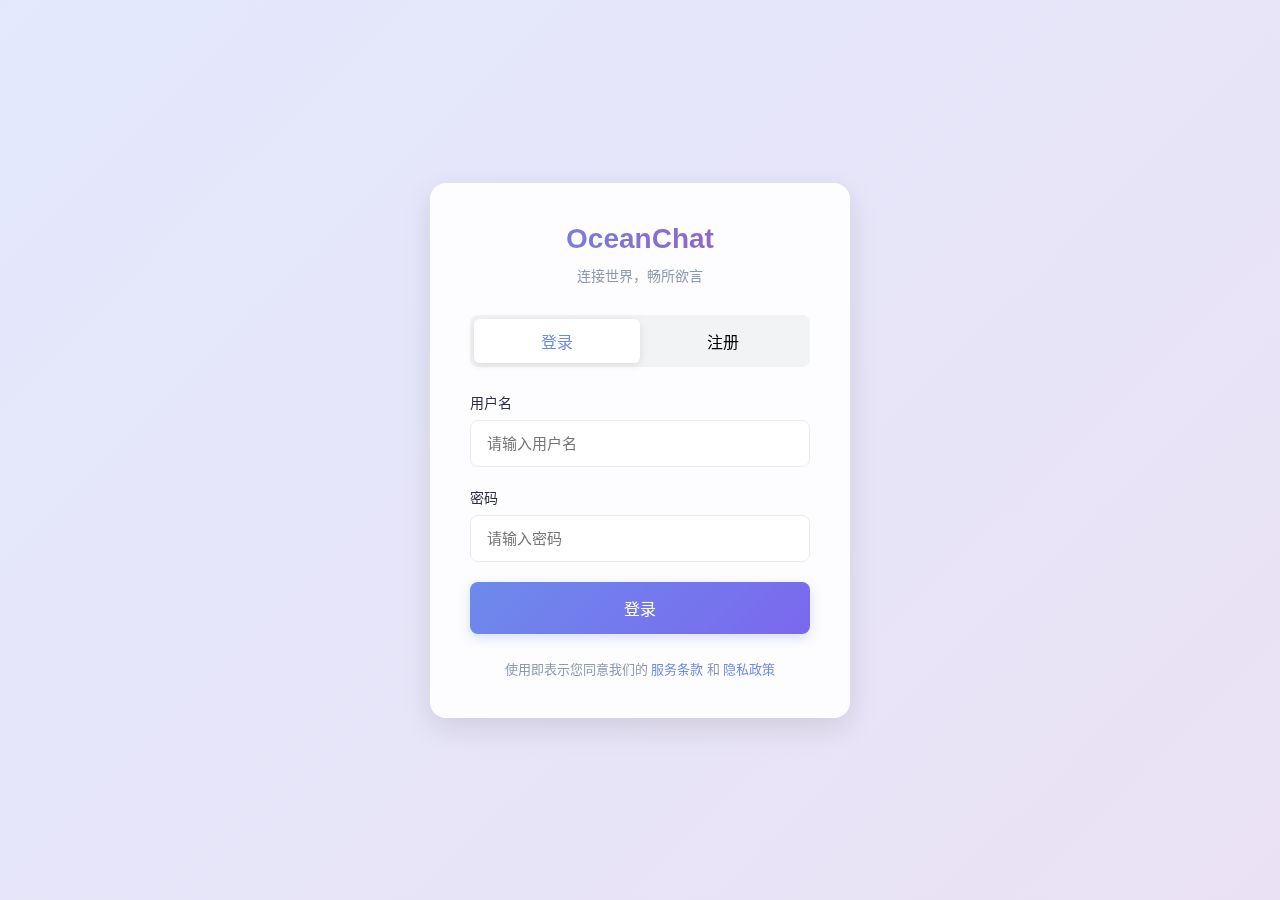
<file: target/classes/static/index.html>
<!DOCTYPE html>
<html lang="zh-CN">
<head>
    <meta charset="UTF-8">
    <meta name="viewport" content="width=device-width, initial-scale=1.0">
    <link rel="stylesheet" href="css/login.css">
    <title>OceanChat | 登录注册</title>

</head>

<body>
<div class="auth-container">
    <div class="auth-header">
        <div class="auth-logo">OceanChat</div>
        <div class="auth-subtitle">连接世界，畅所欲言</div>
    </div>
    <div class="auth-tabs">
        <div class="auth-tab active" data-tab="login">登录</div>
        <div class="auth-tab" data-tab="register">注册</div>
    </div>
    <form class="auth-form" id="loginForm">
        <div class="form-group">
            <label for="loginUsername">用户名</label>
            <input type="text" id="loginUsername" placeholder="请输入用户名" required>
        </div>
        <div class="form-group">
            <label for="loginPassword">密码</label>
            <input type="password" id="loginPassword" placeholder="请输入密码" required>
        </div>
        <button type="submit" class="auth-btn">登录</button>
    </form>
    <form class="auth-form" id="registerForm" style="display: none;">
        <div class="form-group">
            <label for="registerUsername">用户名</label>
            <input type="text" id="registerUsername" placeholder="请输入用户名" required>
        </div>
        <div class="form-group">
            <label for="registerPassword">密码</label>
            <input type="password" id="registerPassword" placeholder="请输入密码" required>
        </div>
        <div class="form-group">
            <label for="confirmPassword">确认密码</label>
            <input type="password" id="confirmPassword" placeholder="请再次输入密码" required>
        </div>
        <button type="submit" class="auth-btn">注册</button>
    </form>
    <div class="auth-footer">
        <p>使用即表示您同意我们的 <a href="#">服务条款</a> 和 <a href="#">隐私政策</a></p>
    </div>
</div>

<script src="js/login.js"></script>

</body>
</html>
</file>
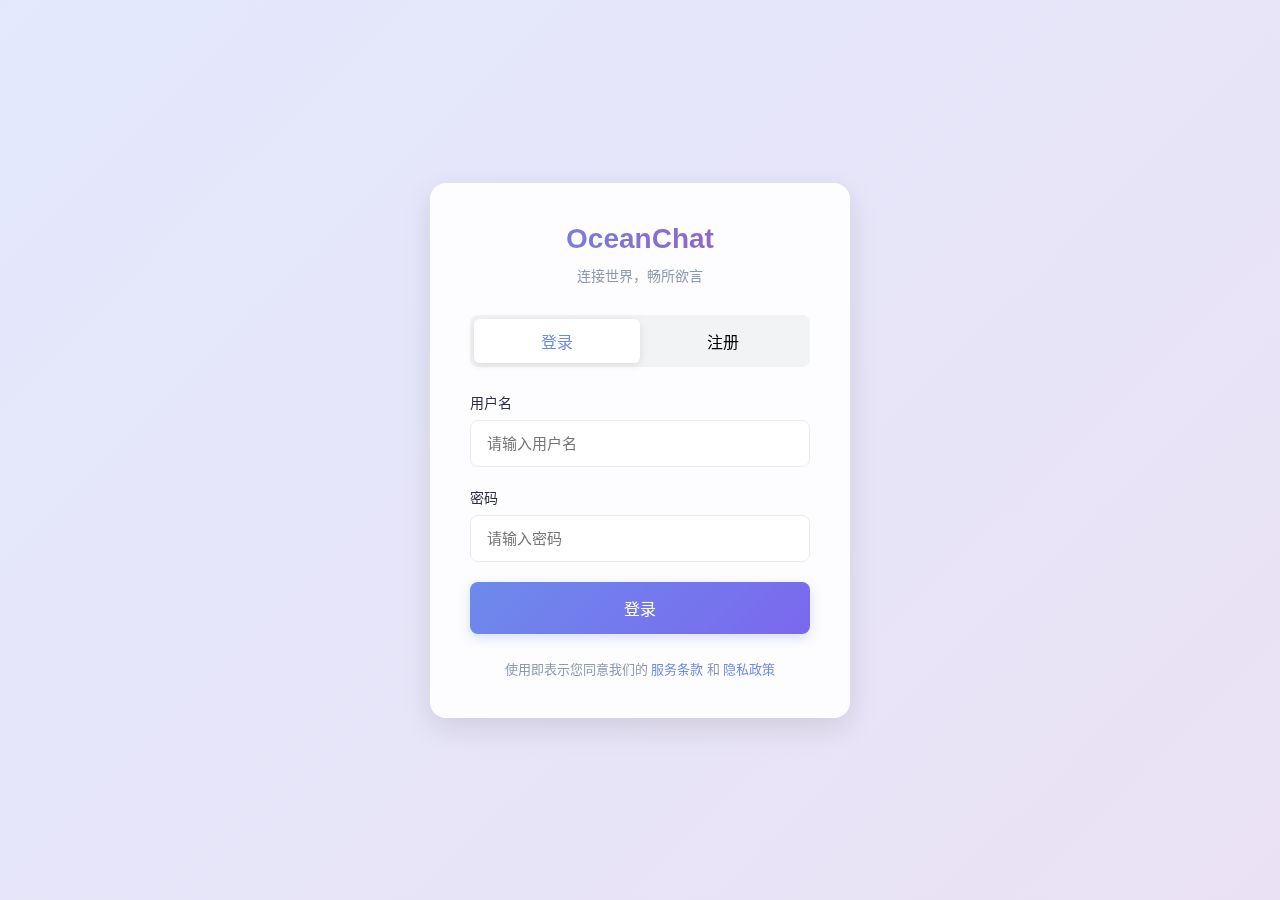
<file: src/main/resources/static/login.html>
<!DOCTYPE html>
<html lang="zh-CN">
<head>
    <meta charset="UTF-8">
    <meta name="viewport" content="width=device-width, initial-scale=1.0">
    <link rel="stylesheet" href="login.css">
    <title>OceanChat | 登录注册</title>

</head>

<body>
<div class="auth-container">
    <div class="auth-header">
        <div class="auth-logo">OceanChat</div>
        <div class="auth-subtitle">连接世界，畅所欲言</div>
    </div>
    <div class="auth-tabs">
        <div class="auth-tab active" data-tab="login">登录</div>
        <div class="auth-tab" data-tab="register">注册</div>
    </div>
    <form class="auth-form" id="loginForm">
        <div class="form-group">
            <label for="loginUsername">用户名</label>
            <input type="text" id="loginUsername" placeholder="请输入用户名" required>
        </div>
        <div class="form-group">
            <label for="loginPassword">密码</label>
            <input type="password" id="loginPassword" placeholder="请输入密码" required>
        </div>
        <button type="submit" class="auth-btn">登录</button>
    </form>
    <form class="auth-form" id="registerForm" style="display: none;">
        <div class="form-group">
            <label for="registerUsername">用户名</label>
            <input type="text" id="registerUsername" placeholder="请输入用户名" required>
        </div>
        <div class="form-group">
            <label for="registerPassword">密码</label>
            <input type="password" id="registerPassword" placeholder="请输入密码" required>
        </div>
        <div class="form-group">
            <label for="confirmPassword">确认密码</label>
            <input type="password" id="confirmPassword" placeholder="请再次输入密码" required>
        </div>
        <button type="submit" class="auth-btn">注册</button>
    </form>
    <div class="auth-footer">
        <p>使用即表示您同意我们的 <a href="#">服务条款</a> 和 <a href="#">隐私政策</a></p>
    </div>
</div>

<script src="login.js"></script>

</body>
</html>
</file>
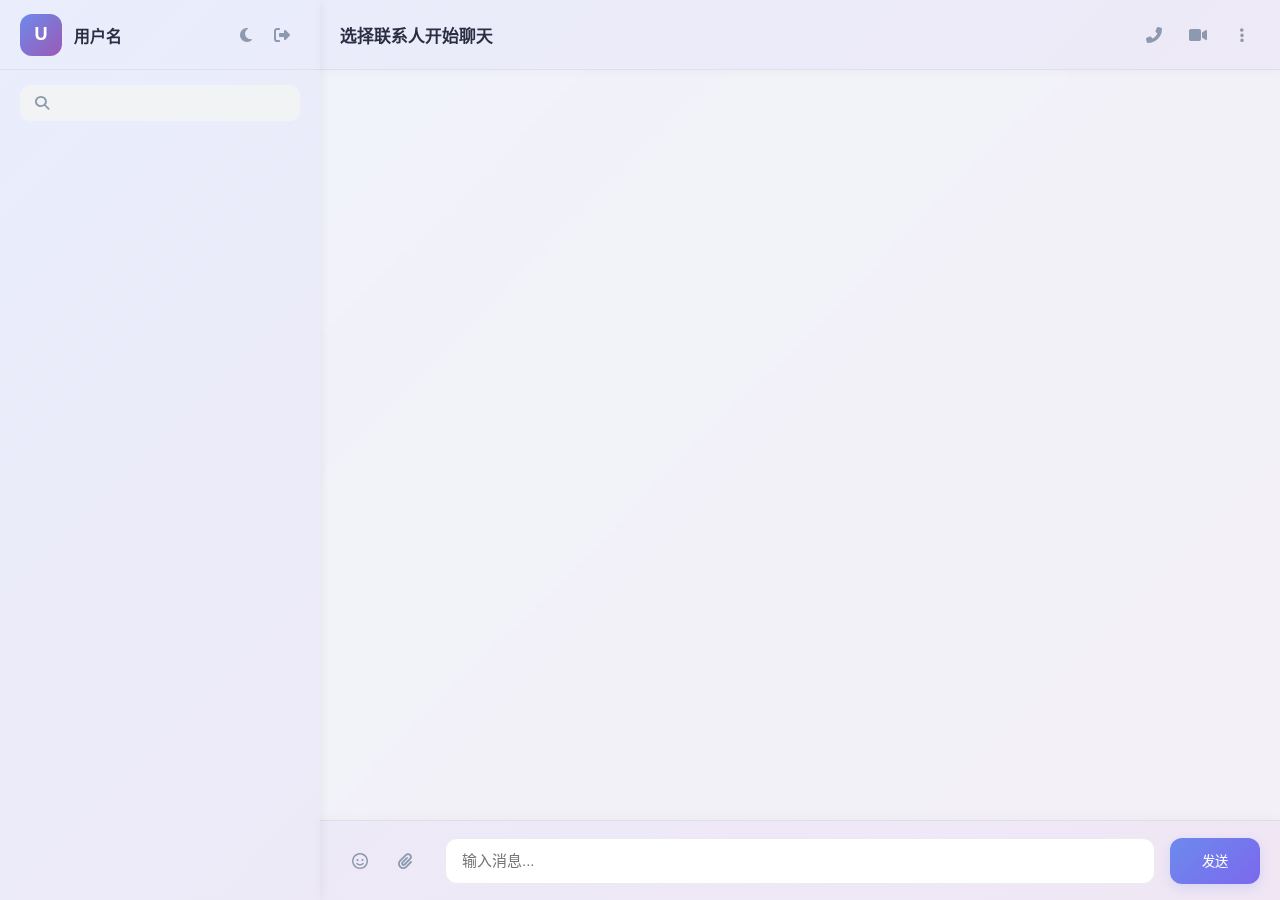
<file: target/classes/static/html/client.html>
<!DOCTYPE html>
<html lang="zh-CN">
<head>
    <meta charset="UTF-8">
    <meta name="viewport" content="width=device-width, initial-scale=1.0">
    <title>OceanChat | 主界面</title>
    <link rel="stylesheet" href="https://cdnjs.cloudflare.com/ajax/libs/font-awesome/6.4.0/css/all.min.css">
    <meta name="color-scheme" content="light dark">
    <link rel="stylesheet" href="../css/client.css">
</head>
<body>
<!-- 主容器 -->
<div class="app-container">
    <!-- 侧边栏 -->
    <div class="sidebar">
        <!-- 用户信息 -->
        <div class="user-info">
            <div class="user-avatar" id="userAvatar">U</div>
            <div class="user-name" id="userName">用户名</div>
<!--            <div class="user-actions">-->
<!--                <div class="user-action" id="logoutBtn"><i class="fas fa-sign-out-alt"></i></div>-->
<!--            </div>-->
            <div class="user-actions">
                <div class="user-action" id="themeToggle"><i class="fas fa-moon"></i></div>
                <div class="user-action" id="logoutBtn"><i class="fas fa-sign-out-alt"></i></div>
            </div>
        </div>

        <!-- 搜索栏 -->
        <div class="search-bar">
            <div class="search-box">
                <i class="fas fa-search"></i>
                <input type="text" id="searchInput" placeholder="">
            </div>
        </div>

        <!-- 联系人列表 -->
        <div class="contact-list" id="contactList">
            <!-- 动态生成联系人 -->
        </div>
    </div>

    <!-- 聊天区域 -->
    <div class="chat-area">
        <!-- 聊天头部 -->
        <div class="chat-header">
            <div class="chat-title" id="chatTitle">选择联系人开始聊天</div>
            <div class="chat-actions">
                <div class="chat-action"><i class="fas fa-phone-alt"></i></div>
                <div class="chat-action"><i class="fas fa-video"></i></div>
                <div class="chat-action"><i class="fas fa-ellipsis-v"></i></div>
            </div>
        </div>

        <!-- 消息区域 -->
        <div class="message-area" id="messageArea">
            <!-- 动态生成消息 -->
        </div>

        <!-- 输入区域 -->
        <div class="input-area">
            <div class="input-tools">
                <div class="input-tool"><i class="far fa-smile"></i></div>
                <div class="input-tool"><i class="fas fa-paperclip"></i></div>
            </div>
            <input type="text" class="message-input" id="messageInput" placeholder="输入消息...">
            <button class="send-btn" id="sendBtn">发送</button>
        </div>
    </div>
</div>

<script src="../js/client.js"></script>
</body>
</html>
</file>
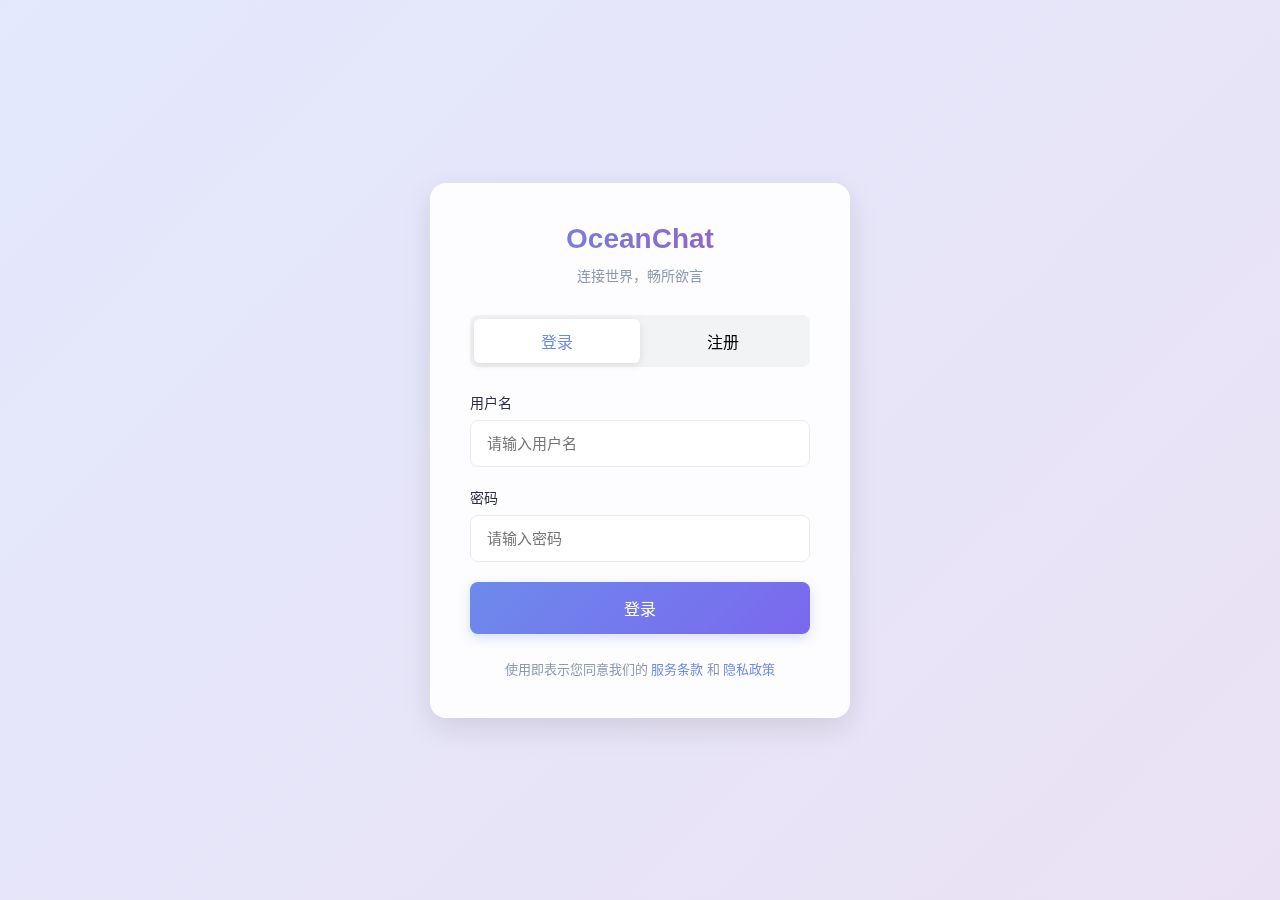
<file: target/classes/static/html/login.html>
<!DOCTYPE html>
<html lang="zh-CN">
<head>
    <meta charset="UTF-8">
    <meta name="viewport" content="width=device-width, initial-scale=1.0">
    <link rel="stylesheet" href="../css/login.css">
    <title>OceanChat | 登录注册</title>

</head>

<body>
<div class="auth-container">
    <div class="auth-header">
        <div class="auth-logo">OceanChat</div>
        <div class="auth-subtitle">连接世界，畅所欲言</div>
    </div>
    <div class="auth-tabs">
        <div class="auth-tab active" data-tab="login">登录</div>
        <div class="auth-tab" data-tab="register">注册</div>
    </div>
    <form class="auth-form" id="loginForm">
        <div class="form-group">
            <label for="loginUsername">用户名</label>
            <input type="text" id="loginUsername" placeholder="请输入用户名" required>
        </div>
        <div class="form-group">
            <label for="loginPassword">密码</label>
            <input type="password" id="loginPassword" placeholder="请输入密码" required>
        </div>
        <button type="submit" class="auth-btn">登录</button>
    </form>
    <form class="auth-form" id="registerForm" style="display: none;">
        <div class="form-group">
            <label for="registerUsername">用户名</label>
            <input type="text" id="registerUsername" placeholder="请输入用户名" required>
        </div>
        <div class="form-group">
            <label for="registerPassword">密码</label>
            <input type="password" id="registerPassword" placeholder="请输入密码" required>
        </div>
        <div class="form-group">
            <label for="confirmPassword">确认密码</label>
            <input type="password" id="confirmPassword" placeholder="请再次输入密码" required>
        </div>
        <button type="submit" class="auth-btn">注册</button>
    </form>
    <div class="auth-footer">
        <p>使用即表示您同意我们的 <a href="#">服务条款</a> 和 <a href="#">隐私政策</a></p>
    </div>
</div>

<script src="../js/login.js"></script>

</body>
</html>
</file>
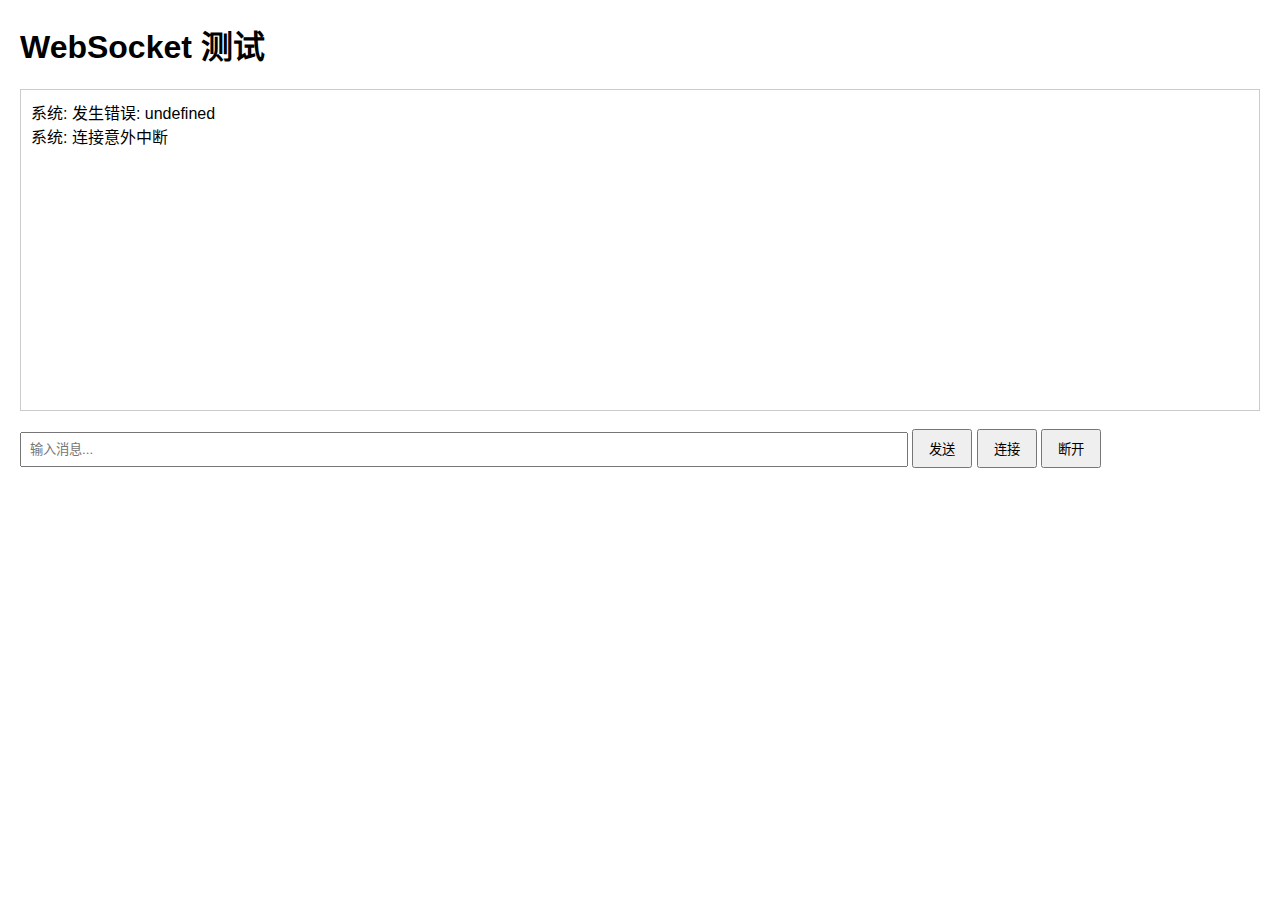
<file: src/main/resources/static/html/TestWebSocket.html>
<!DOCTYPE html>
<html lang="zh-CN">
<head>
    <meta charset="UTF-8">
    <title>WebSocket 测试</title>
    <style>
        body { font-family: Arial, sans-serif; margin: 20px; }
        #messages { height: 300px; border: 1px solid #ccc; padding: 10px; overflow-y: scroll; }
        #messageInput { width: 70%; padding: 8px; }
        button { padding: 8px 15px; }
    </style>
</head>
<body>
<h1>WebSocket 测试</h1>

<div id="messages"></div>
<br>
<input type="text" id="messageInput" placeholder="输入消息...">
<button onclick="sendMessage()">发送</button>
<button onclick="connectWebSocket()">连接</button>
<button onclick="disconnectWebSocket()">断开</button>

<script>
    let socket;
    const messagesDiv = document.getElementById('messages');
    const messageInput = document.getElementById('messageInput');

    // 连接WebSocket
    function connectWebSocket() {
        //
        const wsUrl = `ws://localhost:8080/test`;

        socket = new WebSocket(wsUrl);

        socket.onopen = function(e) {
            appendMessage('系统: WebSocket连接已建立');
        };

        socket.onmessage = function(event) {
            appendMessage('服务器: ' + event.data);
        };

        socket.onclose = function(event) {
            if (event.wasClean) {
                appendMessage(`系统: 连接已关闭，代码=${event.code} 原因=${event.reason}`);
            } else {
                appendMessage('系统: 连接意外中断');
            }
        };

        socket.onerror = function(error) {
            appendMessage('系统: 发生错误: ' + error.message);
        };
    }

    // 发送消息
    function sendMessage() {
        if (!socket || socket.readyState !== WebSocket.OPEN) {
            appendMessage('系统: 请先建立WebSocket连接');
            return;
        }

        const message = messageInput.value;
        if (message.trim()) {
            socket.send(message);
            appendMessage('我: ' + message);
            messageInput.value = '';
        }
    }

    // 断开连接
    function disconnectWebSocket() {
        if (socket) {
            socket.close();
        }
    }

    // 在消息区域添加消息
    function appendMessage(message) {
        const messageElement = document.createElement('div');
        messageElement.textContent = message;
        messagesDiv.appendChild(messageElement);
        messagesDiv.scrollTop = messagesDiv.scrollHeight;
    }

    // 页面加载时自动连接（可选）
    window.onload = connectWebSocket;
</script>
</body>
</html>
</file>
<file: target/classes/static/css/login.css>
:root {
    /* 调整主色系为更柔和的浅色调 */
    --primary-color: #6D8AEC;  
    --secondary-color: #7B68EE;
    --accent-color: #9B59B6;    
    --primary-light: #4895ef;
    --text-color: #2b2d42;
    --text-light: #8d99ae;
    --card-bg: rgba(255, 255, 255, 0.9);
}

* {
    margin: 0;
    padding: 0;
    box-sizing: border-box;
    font-family: 'Segoe UI', 'PingFang SC', 'Microsoft YaHei', sans-serif;
}

body {
    background: #f8f9ff linear-gradient(
            135deg,
            rgba(109, 138, 236, 0.15) 0%, /* 带透明度的浅蓝 */ rgba(155, 89, 182, 0.15) 100% /* 带透明度的浅紫 */
    );
    min-height: 100vh;
    display: flex;
    justify-content: center;
    align-items: center;
}

/* 登录容器 */
.auth-container {
    background: var(--card-bg);
    border-radius: 16px;
    width: 420px;
    padding: 40px;
    box-shadow: 0 10px 30px rgba(0, 0, 0, 0.1);
    backdrop-filter: blur(10px);
    margin: 20px;
}

/* 响应式调整 */
@media (max-width: 768px) {
    .auth-container {
        width: 90%;
        padding: 30px;
        margin: 15px;
    }

    .auth-logo {
        font-size: 24px !important;
    }

    .auth-tab {
        padding: 12px !important;
        font-size: 14px;
    }
}

@media (max-width: 480px) {
    .auth-container {
        padding: 25px;
        margin: 10px;
    }

    .form-group input {
        padding: 12px 14px !important;
    }

    .auth-btn {
        padding: 12px !important;
    }
}

.auth-header {
    text-align: center;
    margin-bottom: 30px;
}

.auth-logo {
    font-size: 28px;
    font-weight: 700;
    background: linear-gradient(135deg, var(--primary-color) 0%, var(--accent-color) 100%);
    -webkit-background-clip: text;
    -webkit-text-fill-color: transparent;
    margin-bottom: 10px;
}

.auth-subtitle {
    color: var(--text-light);
    font-size: 14px;
}

.auth-tabs {
    display: flex;
    margin-bottom: 25px;
    background-color: #f1f3f5;
    border-radius: 8px;
    padding: 4px;
}

.auth-tab {
    flex: 1;
    text-align: center;
    padding: 10px;
    cursor: pointer;
    transition: all 0.3s ease;
    border-radius: 6px;
    font-weight: 500;
}

.auth-tab.active {
    background-color: white;
    color: var(--primary-color);
    box-shadow: 0 2px 8px rgba(0, 0, 0, 0.1);
}

.auth-form {
    display: flex;
    flex-direction: column;
}

.form-group {
    margin-bottom: 20px;
    position: relative;
}

.form-group label {
    display: block;
    margin-bottom: 8px;
    font-size: 14px;
    color: var(--text-color);
    font-weight: 500;
}

.form-group input {
    width: 100%;
    padding: 14px 16px;
    border: 1px solid #e9ecef;
    border-radius: 8px;
    font-size: 15px;
    transition: all 0.3s;
    background-color: white;
}

.form-group input:focus {
    border-color: var(--primary-light);
    outline: none;
    box-shadow: 0 0 0 3px rgba(67, 97, 238, 0.1);
}

.auth-btn {
    background: linear-gradient(135deg, var(--primary-color) 0%, var(--secondary-color) 100%);
    color: white;
    border: none;
    padding: 14px;
    border-radius: 8px;
    font-size: 16px;
    font-weight: 500;
    cursor: pointer;
    transition: all 0.3s;
    box-shadow: 0 4px 12px rgba(67, 97, 238, 0.2);
}

.auth-btn:hover {
    transform: translateY(-2px);
    box-shadow: 0 6px 16px rgba(67, 97, 238, 0.3);
}

.auth-footer {
    text-align: center;
    margin-top: 25px;
    font-size: 13px;
    color: var(--text-light);
}

.auth-footer a {
    color: var(--primary-color);
    text-decoration: none;
    font-weight: 500;
}
</file>
<file: src/main/resources/static/login.css>
:root {
    /* 调整主色系为更柔和的浅色调 */
    --primary-color: #6D8AEC;  
    --secondary-color: #7B68EE;
    --accent-color: #9B59B6;    
    --primary-light: #4895ef;
    --text-color: #2b2d42;
    --text-light: #8d99ae;
    --card-bg: rgba(255, 255, 255, 0.9);
}

* {
    margin: 0;
    padding: 0;
    box-sizing: border-box;
    font-family: 'Segoe UI', 'PingFang SC', 'Microsoft YaHei', sans-serif;
}

body {
    background: #f8f9ff linear-gradient(
            135deg,
            rgba(109, 138, 236, 0.15) 0%, /* 带透明度的浅蓝 */ rgba(155, 89, 182, 0.15) 100% /* 带透明度的浅紫 */
    );
    min-height: 100vh;
    display: flex;
    justify-content: center;
    align-items: center;
}

/* 登录容器 */
.auth-container {
    background: var(--card-bg);
    border-radius: 16px;
    width: 420px;
    padding: 40px;
    box-shadow: 0 10px 30px rgba(0, 0, 0, 0.1);
    backdrop-filter: blur(10px);
    margin: 20px;
}

/* 响应式调整 */
@media (max-width: 768px) {
    .auth-container {
        width: 90%;
        padding: 30px;
        margin: 15px;
    }

    .auth-logo {
        font-size: 24px !important;
    }

    .auth-tab {
        padding: 12px !important;
        font-size: 14px;
    }
}

@media (max-width: 480px) {
    .auth-container {
        padding: 25px;
        margin: 10px;
    }

    .form-group input {
        padding: 12px 14px !important;
    }

    .auth-btn {
        padding: 12px !important;
    }
}

.auth-header {
    text-align: center;
    margin-bottom: 30px;
}

.auth-logo {
    font-size: 28px;
    font-weight: 700;
    background: linear-gradient(135deg, var(--primary-color) 0%, var(--accent-color) 100%);
    -webkit-background-clip: text;
    -webkit-text-fill-color: transparent;
    margin-bottom: 10px;
}

.auth-subtitle {
    color: var(--text-light);
    font-size: 14px;
}

.auth-tabs {
    display: flex;
    margin-bottom: 25px;
    background-color: #f1f3f5;
    border-radius: 8px;
    padding: 4px;
}

.auth-tab {
    flex: 1;
    text-align: center;
    padding: 10px;
    cursor: pointer;
    transition: all 0.3s ease;
    border-radius: 6px;
    font-weight: 500;
}

.auth-tab.active {
    background-color: white;
    color: var(--primary-color);
    box-shadow: 0 2px 8px rgba(0, 0, 0, 0.1);
}

.auth-form {
    display: flex;
    flex-direction: column;
}

.form-group {
    margin-bottom: 20px;
    position: relative;
}

.form-group label {
    display: block;
    margin-bottom: 8px;
    font-size: 14px;
    color: var(--text-color);
    font-weight: 500;
}

.form-group input {
    width: 100%;
    padding: 14px 16px;
    border: 1px solid #e9ecef;
    border-radius: 8px;
    font-size: 15px;
    transition: all 0.3s;
    background-color: white;
}

.form-group input:focus {
    border-color: var(--primary-light);
    outline: none;
    box-shadow: 0 0 0 3px rgba(67, 97, 238, 0.1);
}

.auth-btn {
    background: linear-gradient(135deg, var(--primary-color) 0%, var(--secondary-color) 100%);
    color: white;
    border: none;
    padding: 14px;
    border-radius: 8px;
    font-size: 16px;
    font-weight: 500;
    cursor: pointer;
    transition: all 0.3s;
    box-shadow: 0 4px 12px rgba(67, 97, 238, 0.2);
}

.auth-btn:hover {
    transform: translateY(-2px);
    box-shadow: 0 6px 16px rgba(67, 97, 238, 0.3);
}

.auth-footer {
    text-align: center;
    margin-top: 25px;
    font-size: 13px;
    color: var(--text-light);
}

.auth-footer a {
    color: var(--primary-color);
    text-decoration: none;
    font-weight: 500;
}
</file>
<file: target/classes/static/css/client.css>
:root {
    /* 主色调 */
    --bg-color: linear-gradient(
            135deg,
            rgba(109, 138, 236, 0.15) 0%,
            rgba(155, 89, 182, 0.15) 100%
    );
    --primary-color: #6D8AEC;
    --secondary-color: #7B68EE;
    --accent-color: #9B59B6;
    --primary-light: #8FA8F1;
    --text-color: #2b2d42;
    --text-light: #8d99ae;
    --sidebar-color: var(--bg-color);
    --card-bg: rgba(255, 255, 255, 0.9);
    --message-bg: #8FA8F1;
    --self-message-bg: linear-gradient(135deg, var(--primary-color) 0%, var(--secondary-color) 100%);
    --glass-effect: rgba(255, 255, 255, 0.25);
    --sidebar-width: 320px;
    --header-height: 70px;
    --footer-height: 80px;
}

* {
    margin: 0;
    padding: 0;
    box-sizing: border-box;
    font-family: 'Segoe UI', 'PingFang SC', 'Microsoft YaHei', sans-serif;
}

body {
    background-image: var(--bg-color);
    height: 100vh;
    overflow: hidden;
    background-attachment: fixed;
    background-repeat: no-repeat;
    background-size: cover;
}

/* 主容器 */
.app-container {
    display: flex;
    width: 100%;
    height: 100%;
    background: transparent; /* 移除遮挡 */
}

/* 侧边栏 */
.sidebar {
    width: var(--sidebar-width);
    height: 100%;
    background-color: var(--sidebar-color);
    display: flex;
    flex-direction: column;
    justify-content: space-between;
    box-shadow: 2px 0 10px rgba(0, 0, 0, 0.05);
    z-index: 10;

}

.nav-buttons {
    height: var(--footer-height); /* 保持一致高度 */
    align-items: center; /* 垂直居中按钮 */
    background-color: var(--sidebar-color);
    border-top: 1px solid rgba(0, 0, 0, 0.05);
    display: flex;
    padding: 8px 0;
}


/* 用户信息 */
.user-info {
    height: var(--header-height);
    display: flex;
    align-items: center;
    padding: 0 20px;
    border-bottom: 1px solid rgba(0, 0, 0, 0.05);
}

.user-avatar {
    width: 42px;
    height: 42px;
    border-radius: 12px;
    background: linear-gradient(135deg, var(--primary-color) 0%, var(--accent-color) 100%);
    color: white;
    display: flex;
    align-items: center;
    justify-content: center;
    font-weight: bold;
    margin-right: 12px;
    font-size: 18px;
}

.user-name {
    flex: 1;
    font-size: 16px;
    font-weight: 600;
    color: var(--text-color);
}

.user-actions {
    display: flex;
}

.user-action {
    width: 36px;
    height: 36px;
    display: flex;
    align-items: center;
    justify-content: center;
    cursor: pointer;
    color: var(--text-light);
    border-radius: 50%;
    transition: all 0.3s;
}

.user-action:hover {
    background-color: #f1f3f5;
    color: var(--primary-color);
}

/* 搜索栏 */
.search-bar {
    padding: 15px 20px;
}

.search-box {
    background-color: #f1f3f5;
    border-radius: 10px;
    display: flex;
    align-items: center;
    padding: 10px 15px;
    transition: all 0.3s;
}

.search-box:hover {
    background-color: #e9ecef;
}

.search-box i {
    color: var(--text-light);
    margin-right: 10px;
    font-size: 14px;
}

.search-box input {
    flex: 1;
    border: none;
    padding: 0;
    font-size: 14px;
    background: transparent;
}

.search-box input:focus {
    outline: none;
}

/* 联系人列表 */
.contact-list {
    flex: 1;
    overflow-y: auto;
    padding: 0 10px 10px 10px;
}

.contact-item {
    background-color: white;
    border-radius: 12px;
    padding: 15px;
    margin-bottom: 10px;
    cursor: pointer;
    transition: all 0.3s;
    display: flex;
    align-items: center;
    box-shadow: 0 2px 6px rgba(0, 0, 0, 0.03);
}

.contact-item:hover {
    transform: translateY(-2px);
    box-shadow: 0 6px 12px rgba(0, 0, 0, 0.08);
}

.contact-item.active {
    background-color: var(--bg-color);
    border-left: 4px solid var(--primary-color);
}

.contact-avatar {
    width: 48px;
    height: 48px;
    border-radius: 12px;
    background: linear-gradient(135deg, var(--accent-color) 0%, var(--primary-color) 100%);
    color: white;
    display: flex;
    align-items: center;
    justify-content: center;
    font-weight: bold;
    margin-right: 15px;
    font-size: 18px;
    flex-shrink: 0;
}

.contact-info {
    flex: 1;
    min-width: 0;
}

.contact-name {
    font-size: 15px;
    font-weight: 600;
    margin-bottom: 4px;
    white-space: nowrap;
    overflow: hidden;
    text-overflow: ellipsis;
    color: var(--text-color);
}

.contact-last-msg {
    font-size: 13px;
    color: var(--text-light);
    white-space: nowrap;
    overflow: hidden;
    text-overflow: ellipsis;
}

.contact-time {
    font-size: 12px;
    color: var(--text-light);
    text-align: right;
    margin-left: 10px;
}

/* 聊天区域 */
.chat-area {
    flex: 1;
    display: flex;
    flex-direction: column;
    height: 100%;
    /*background: transparent; !* 移除遮挡 *!*/
    position: relative;
}

/* 聊天头部 */
.chat-header {
    height: var(--header-height);
    /*background-color: var(--card-bg);*/
    display: flex;
    align-items: center;
    padding: 0 20px;
    border-bottom: 1px solid rgba(0, 0, 0, 0.05);
    box-shadow: 0 2px 10px rgba(0, 0, 0, 0.03);
    z-index: 5;
}

.chat-title {
    flex: 1;
    font-size: 17px;
    font-weight: 600;
    color: var(--text-color);
}

.chat-actions {
    display: flex;
}

.chat-action {
    width: 36px;
    height: 36px;
    display: flex;
    align-items: center;
    justify-content: center;
    cursor: pointer;
    color: var(--text-light);
    border-radius: 50%;
    transition: all 0.3s;
    margin-left: 8px;
}

.chat-action:hover {
    background-color: #f1f3f5;
    color: var(--primary-color);
}

/*消息区域 */
.message-area {
    flex: 1;
    padding: 20px;
    overflow-y: auto;
    background-color: rgba(248, 249, 250, 0.5); /* 半透明背景 */
    background-image: url('data:image/svg+xml;utf8,<svg width="100" height="100" viewBox="0 0 100 100" xmlns="http://www.w3.org/2000/svg"><path d="M30 30L70 70M70 30L30 70" stroke="%23e9ecef" stroke-width="0.5" stroke-linecap="round"/></svg>');
    background-size: 40px 40px;
    backdrop-filter: blur(2px); /* 可选：增加模糊效果增强质感 */
}


.message {
    display: flex;
    margin-bottom: 15px;
    transition: all 0.3s;
}

.message-avatar {
    width: 36px;
    height: 36px;
    border-radius: 10px;
    background: linear-gradient(135deg, var(--accent-color) 0%, var(--primary-color) 100%);
    color: black;
    display: flex;
    align-items: center;
    justify-content: center;
    font-weight: bold;
    margin-right: 12px;
    flex-shrink: 0;
    font-size: 14px;
}

.message-content {
    max-width: 65%;
}

.message-info {
    display: flex;
    align-items: center;
    margin-bottom: 6px;
}

.message-sender {
    font-size: 13px;
    font-weight: 600;
    color: var(--text-color);
    margin-right: 10px;
}

.message-time {
    font-size: 11px;
    color: var(--text-light);
}

.message-text {
    /*background-color: var(--message-bg);*/
    padding: 12px 16px;
    border-radius: 12px;
    font-size: 14px;
    line-height: 1.5;
    box-shadow: 0 2px 6px rgba(0, 0, 0, 0.05);
    position: relative;
    border: 1px solid rgba(0, 0, 0, 0.03);
}

.message-text:after {
    content: '';
    position: absolute;
    left: -8px;
    top: 12px;
    width: 0;
    height: 0;
    border-top: 8px solid transparent;
    border-bottom: 8px solid transparent;
    border-right: 8px solid var(--message-bg);
}

.message-self {
    justify-content: flex-end;
}

.message-self .message-content {
    order: -1;
    margin-right: 12px;
}

.message-self .message-avatar {
    margin-right: 0;
    margin-left: 12px;
    background: linear-gradient(135deg, var(--primary-light) 0%, var(--primary-color) 100%);
}

.message-self .message-text {
    background: var(--self-message-bg);
    color: white;
    border: none;
}

.message-self .message-text:after {
    left: auto;
    right: -8px;
    border-right: none;
    border-left: 8px solid var(--primary-color);
}

.message-self .message-sender,
.message-self .message-time {
    color: rgba(100,100,100);
}

/* 输入区域 */
.input-area {
    height: var(--footer-height);
    /*background-color: var(--bg-color);*/
    border-top: 1px solid rgba(0, 0, 0, 0.05);
    display: flex;
    align-items: center;
    padding: 0 20px;
    box-shadow: 0 -2px 10px rgba(0, 0, 0, 0.03);
    z-index: 5;
}

.input-tools {
    display: flex;
    margin-right: 15px;
}

.input-tool {
    width: 40px;
    height: 40px;
    display: flex;
    align-items: center;
    justify-content: center;
    cursor: pointer;
    color: var(--text-light);
    border-radius: 50%;
    transition: all 0.3s;
    margin-right: 5px;
}

.input-tool:hover {
    background-color: #f1f3f5;
    color: var(--primary-color);
}

.message-input {
    flex: 1;
    height: 46px;
    border: 1px solid #e9ecef;
    border-radius: 12px;
    padding: 0 16px;
    font-size: 15px;
    background-color: white;
    transition: all 0.3s;
}

.message-input:focus {
    outline: none;
    border-color: var(--primary-light);
    box-shadow: 0 0 0 3px rgba(109, 138, 236, 0.1);
}

.send-btn {
    width: 90px;
    height: 46px;
    background: linear-gradient(135deg, var(--primary-color) 0%, var(--secondary-color) 100%);
    color: white;
    border: none;
    border-radius: 12px;
    margin-left: 15px;
    cursor: pointer;
    transition: all 0.3s;
    font-weight: 500;
    box-shadow: 0 4px 12px rgba(109, 138, 236, 0.2);
}

.send-btn:hover {
    transform: translateY(-2px);
    box-shadow: 0 6px 16px rgba(109, 138, 236, 0.3);
}

/* 动画效果 */
@keyframes fadeIn {
    from { opacity: 0; transform: translateY(20px); }
    to { opacity: 1; transform: translateY(0); }
}

@keyframes fadeInUp {
    from { opacity: 0; transform: translateY(10px); }
    to { opacity: 1; transform: translateY(0); }
}

/* 滚动条样式 */
::-webkit-scrollbar {
    width: 6px;
    height: 6px;
}

::-webkit-scrollbar-track {
    background: rgba(0, 0, 0, 0.05);
    border-radius: 3px;
}

::-webkit-scrollbar-thumb {
    background: rgba(0, 0, 0, 0.1);
    border-radius: 3px;
}

::-webkit-scrollbar-thumb:hover {
    background: rgba(0, 0, 0, 0.2);
}

/* 响应式设计 */
@media (max-width: 768px) {
    :root {
        --sidebar-width: 80px;
    }

    .contact-info, .contact-time {
        display: none;
    }

    .contact-avatar {
        margin-right: 0;
        width: 40px;
        height: 40px;
    }

    .user-name {
        display: none;
    }

    .user-avatar {
        margin-right: 0;
    }
}

/* 导航按钮样式 */
.nav-buttons {
    display: flex;
    background-color: var(--sidebar-color);
    border-top: 1px solid rgba(0, 0, 0, 0.05);
    padding: 8px 0;
}

.nav-button {
    flex: 1;
    display: flex;
    flex-direction: column;
    align-items: center;
    justify-content: center;
    background: none;
    border: none;
    color: var(--text-light);
    font-size: 12px;
    height: 100%; /* 高度撑满 */
    cursor: pointer;
    transition: all 0.3s;
}


.nav-button i {
    font-size: 18px;
    margin-bottom: 4px;
}

.nav-button.active {
    color: var(--primary-color);
}

.nav-button.active i {
    color: var(--primary-color);
}

.nav-button:hover {
    background-color: #f1f3f5;
}

/* 右键菜单样式 */
.context-menu {
    position: fixed;
    background-color: white;
    border-radius: 8px;
    box-shadow: 0 2px 10px rgba(0, 0, 0, 0.15);
    z-index: 1000;
    display: none;
    min-width: 180px;
    overflow: hidden;
}

.menu-item {
    padding: 10px 15px;
    display: flex;
    align-items: center;
    cursor: pointer;
    transition: all 0.2s;
}

.menu-item:hover {
    background-color: #f5f5f5;
}

.menu-item i {
    margin-right: 10px;
    color: var(--text-light);
    width: 16px;
    text-align: center;
}

.menu-item span {
    font-size: 14px;
    color: var(--text-color);
}

/* 添加在CSS文件的动画部分 */
@keyframes slideInRight {
    from {
        opacity: 0;
        transform: translateX(20px);
    }
    to {
        opacity: 1;
        transform: translateX(0);
    }
}

@keyframes fadeIn {
    from {
        opacity: 0;
    }
    to {
        opacity: 1;
    }
}

/* 视图切换动画 */
.view-transition {
    transition: all 0.3s ease-in-out;
}

/* 联系人列表项动画 */
.contact-item {
    transition: all 0.3s ease;
    animation: fadeIn 0.3s forwards;
}

/* 消息区域动画 */
.message-area {
    animation: fadeIn 0.3s forwards;
}


/* 空状态提示动画 */
.empty-message {
    animation: fadeIn 0.5s ease-out;
}

/* 空状态容器 */
.empty-state {
    display: flex;
    flex-direction: column;
    align-items: center;
    justify-content: center;
    height: 60%;
    text-align: center;
    padding: 20px;
    animation: fadeIn 0.5s ease-out;
}

/* 空状态图标 */
.empty-icon {
    font-size: 48px;
    color: var(--text-light);
    margin-bottom: 16px;
    opacity: 0.6;
}

/* 空状态标题 */
.empty-title {
    font-size: 18px;
    font-weight: 600;
    color: var(--text-color);
    margin-bottom: 8px;
}

/* 空状态描述 */
.empty-description {
    font-size: 14px;
    color: var(--text-light);
    margin-bottom: 16px;
    max-width: 300px;
}

/* 空状态按钮 */
.empty-action {
    background: var(--primary-color);
    color: white;
    border: none;
    border-radius: 8px;
    padding: 8px 16px;
    font-size: 14px;
    cursor: pointer;
    transition: all 0.3s;
}

.empty-action:hover {
    background: var(--primary-light);
    transform: translateY(-2px);
}

/* 搜索结果样式 */
.contact-item.search-result {
    background-color: rgba(109, 138, 236, 0.1);
}

.contact-item.search-result .contact-last-msg {
    color: var(--primary-color);
    font-style: italic;
}

/* 加载动画 */
.fa-spinner {
    animation: spin 1s linear infinite;
}

@keyframes spin {
    0% { transform: rotate(0deg); }
    100% { transform: rotate(360deg); }
}

.toast-message {
    position: fixed;
    top: 20px;
    left: 50%;
    transform: translateX(-50%);
    background: #333;
    color: #fff;
    padding: 8px 16px;
    border-radius: 6px;
    font-size: 14px;
    opacity: 0;
    pointer-events: none;
    transition: all 0.3s ease;
    z-index: 9999;
}
.toast-message.success {
    background: #4CAF50;
}
.toast-message.error {
    background: #F44336;
}
.toast-message.show {
    opacity: 1;
    pointer-events: auto;
}

.contact-item.loading {
    opacity: 0.6;
    pointer-events: none;
    position: relative;
}
.contact-item.loading::after {
    content: '加载中...';
    position: absolute;
    right: 10px;
    font-size: 12px;
    color: #666;
}


/* 在CSS中添加移动端手势支持 */
@media (max-width: 768px) {
    .contact-item {
        position: relative;
        overflow: hidden;
    }

    .swipe-actions {
        position: absolute;
        right: -100px;
        top: 0;
        height: 100%;
        display: flex;
        transition: right 0.3s;
    }

    .swipe-action {
        width: 60px;
        display: flex;
        align-items: center;
        justify-content: center;
        color: white;
    }

    .delete-action { background: #ff4757; }
    .pin-action { background: #2ed573; }

    .swiping .swipe-actions {
        right: 0;
    }
}
</file>
